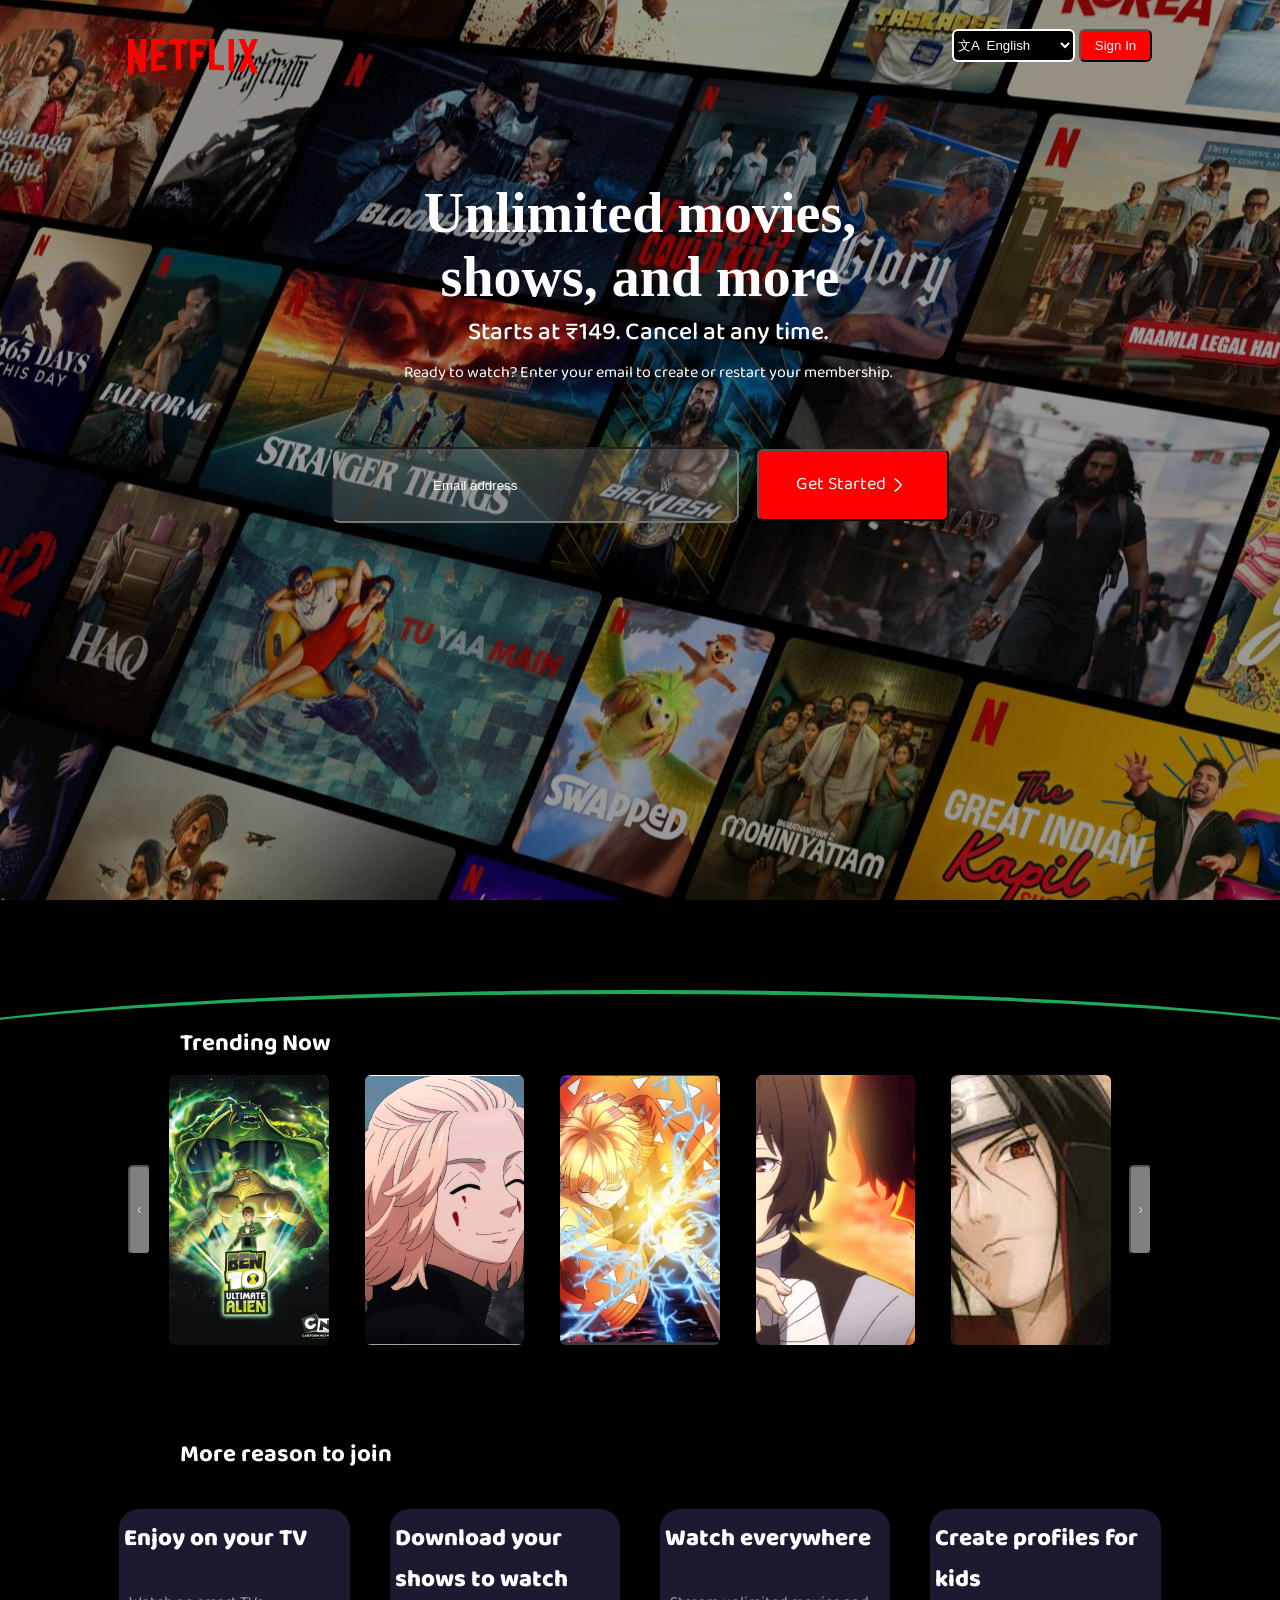
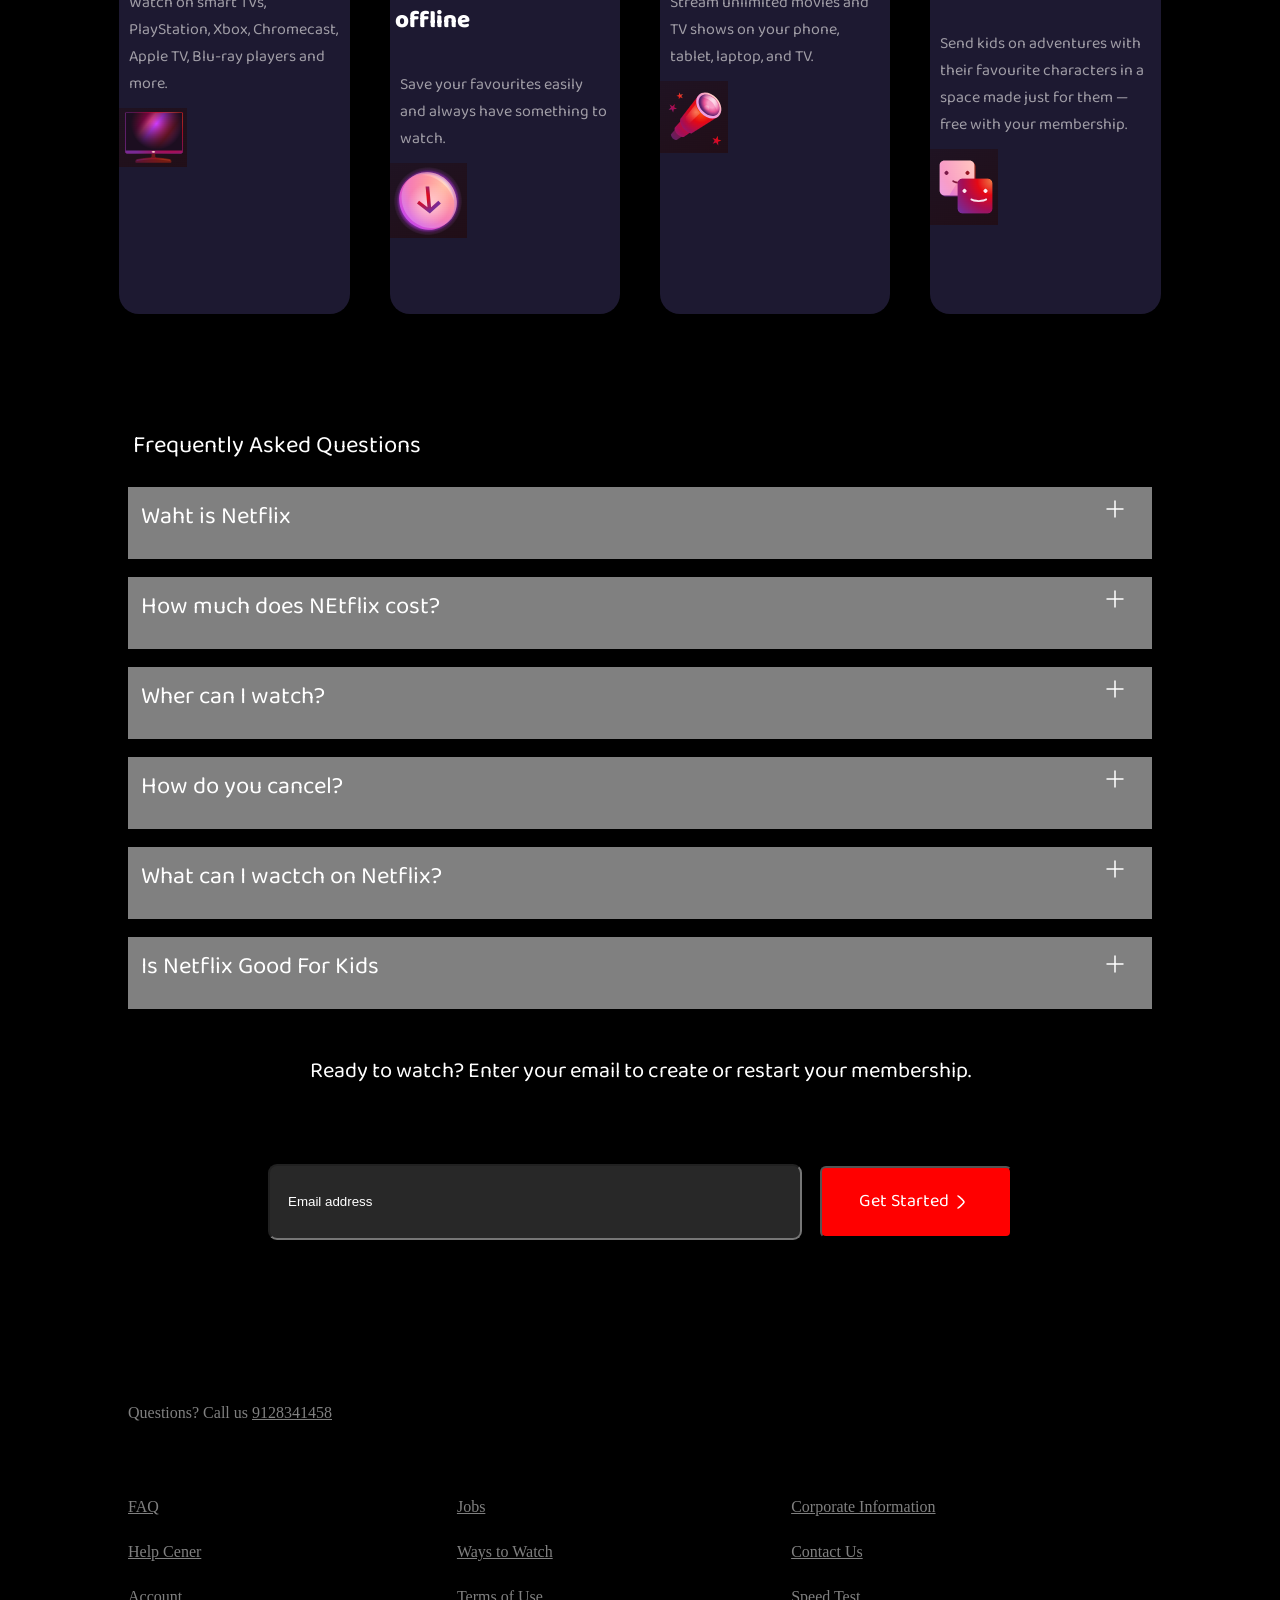
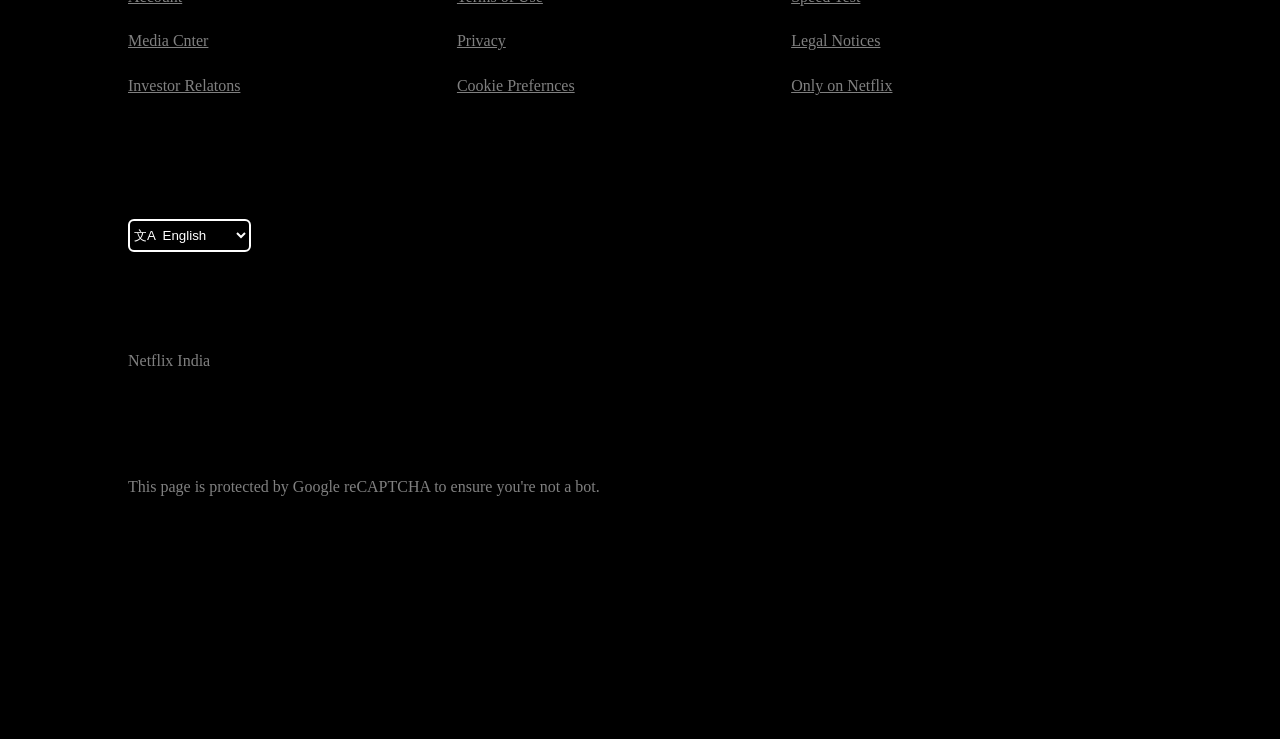
<file: index.html>
<!DOCTYPE html>
<html lang="en">

<head>
    <meta charset="UTF-8">
    <meta name="viewport" content="width=device-width, initial-scale=1.0">
    <title>Netflix India-Watch Shows on</title>
    <link rel="stylesheet" href="index.css">
    <link rel="preconnect" href="https://fonts.googleapis.com">
    <link rel="preconnect" href="https://fonts.gstatic.com" crossorigin>
    <link
        href="https://fonts.googleapis.com/css2?family=Baloo+Bhai+2:wght@400..800&family=Baloo+Bhaijaan+2:wght@400..800&family=Edu+AU+VIC+WA+NT+Guides:wght@400..700&family=Mynerve&family=Noto+Sans:ital,wght@0,100..900;1,100..900&display=swap"
        rel="stylesheet">
       
    <link rel="icon" href="N_images/favicon.ico">
    <meta name="author" content="Md Dilnawaz Hussain">
    <meta name="description" content="My First Website Clone on Journey of Web Dev.">
    <meta name="keywords" content="Html ,Css , Js , Netflix Clone">
</head>

<body>
<section>
    <div class="main1">

        <!-- bg hai  -->
        <div class="main-img"></div>

        <header>
            <nav>
                <div style="display: inline-block; margin-top: 3vh; position: relative; z-index: 900;">
                    <img class="svg1" src="N_images/logo2.svg">
                </div>



                <div class="select1">
                    <select>
                        <option value="en">文A &nbsp;English</option>
                        <option value="hi">文A &nbsp;HIndi</option>
                    </select>

                    <button class="sign-in "> Sign In </button>
                </div>
            </nav>
        </header>


        <div class="bannertext">
            <span>Unlimited movies,</span>
            <span>shows, and more</span>
            <span> Starts at ₹149. Cancel at any time.</span>
            <span> Ready to watch? Enter your email to create or restart your membership.</span>
        </div>

        <div class="btn">
            <input class="inp" type="email" placeholder="Email address" required>
            <button class="getstart">Get Started <span>
                    <svg xmlns="http://www.w3.org/2000/svg" viewBox="0 0 24 24" width="24" height="24"
                        color="currentColor" fill="none">
                        <defs></defs>
                        <path fill="currentColor"
                            d="M8.557,17.396 C8.719,17.274 9.2,16.91 9.478,16.694 C10.034,16.26 10.773,15.666 11.51,15.027 C12.251,14.384 12.972,13.708 13.502,13.108 C13.768,12.807 13.97,12.543 14.102,12.325 C14.226,12.119 14.251,11.998 14.251,11.998 C14.251,11.998 14.226,11.881 14.102,11.675 C13.97,11.457 13.768,11.193 13.502,10.892 C12.972,10.292 12.251,9.617 11.51,8.973 C10.773,8.334 10.034,7.741 9.478,7.306 C9.2,7.09 8.719,6.726 8.558,6.604 C8.224,6.359 8.152,5.889 8.398,5.555 C8.644,5.222 9.113,5.151 9.447,5.396 L9.449,5.398 C9.618,5.526 10.117,5.903 10.401,6.124 C10.97,6.568 11.731,7.178 12.494,7.841 C13.253,8.5 14.032,9.226 14.627,9.899 C14.923,10.235 15.19,10.575 15.386,10.901 C15.571,11.207 15.752,11.594 15.752,12 C15.752,12.407 15.571,12.793 15.386,13.099 C15.19,13.425 14.923,13.765 14.627,14.101 C14.032,14.774 13.253,15.5 12.494,16.159 C11.731,16.822 10.97,17.432 10.401,17.876 C10.117,18.097 9.618,18.474 9.449,18.602 L9.447,18.604 C9.114,18.849 8.644,18.778 8.398,18.445 C8.152,18.111 8.224,17.642 8.557,17.396 Z">
                        </path>
                    </svg></span></button>
        </div>
    </div>

</section>

    <div class="curve">

    </div> 

    <section class="Trending">
        <span class="t-i">Trending Now</span>

        <div class="trends">
            <span><button class="svgbtn1"><svg xmlns="http://www.w3.org/2000/svg" viewBox="0 0 24 24" width="19"
                        height="10" color="white" fill="none">
                        <defs></defs>
                        <path fill="currentColor"
                            d="M15.445,6.604 C15.283,6.726 14.802,7.09 14.524,7.306 C13.968,7.74 13.229,8.333 12.492,8.973 C11.751,9.616 11.03,10.292 10.499,10.892 C10.234,11.193 10.032,11.457 9.9,11.675 C9.776,11.88 9.751,12.002 9.751,12.002 C9.751,12.002 9.776,12.119 9.9,12.324 C10.032,12.543 10.234,12.807 10.499,13.108 C11.03,13.708 11.751,14.383 12.492,15.026 C13.229,15.666 13.968,16.259 14.524,16.693 C14.802,16.91 15.283,17.273 15.444,17.395 C15.778,17.641 15.85,18.111 15.604,18.445 C15.358,18.778 14.889,18.849 14.555,18.604 L14.553,18.602 C14.383,18.474 13.884,18.097 13.601,17.876 C13.032,17.432 12.271,16.822 11.508,16.159 C10.749,15.5 9.97,14.774 9.375,14.101 C9.079,13.765 8.812,13.425 8.616,13.099 C8.431,12.793 8.25,12.406 8.25,12 C8.25,11.593 8.431,11.206 8.616,10.901 C8.812,10.575 9.079,10.234 9.375,9.899 C9.97,9.226 10.749,8.5 11.508,7.841 C12.271,7.178 13.032,6.568 13.601,6.124 C13.885,5.902 14.384,5.526 14.553,5.398 L14.555,5.396 C14.888,5.151 15.358,5.222 15.604,5.555 C15.85,5.889 15.778,6.358 15.445,6.604 Z">
                        </path>
                    </svg></button></span>


            <div class="trend a"> <img src="N_images/ben.png" alt="1"> </div>


            <div class="trend b"> <img  src="N_images/mickey.png"  alt="2"></div>

            <div class="trend c"><img src="N_images/zenitsu.png" alt="3"></div>

            <div class="trend d"><img src="N_images/dazai.png" alt="4"></div>

            <div class="trend e"><img src="N_images/itachi.png" alt="5"></div>

            <span><button class="svgbtn1"><svg xmlns="http://www.w3.org/2000/svg" viewBox="0 0 24 24" width="19"
                        height="10" color="white" fill="red">
                        <defs></defs>
                        <path fill="currentColor"
                            d="M8.557,17.396 C8.719,17.274 9.2,16.91 9.478,16.694 C10.034,16.26 10.773,15.666 11.51,15.027 C12.251,14.384 12.972,13.708 13.502,13.108 C13.768,12.807 13.97,12.543 14.102,12.325 C14.226,12.119 14.251,11.998 14.251,11.998 C14.251,11.998 14.226,11.881 14.102,11.675 C13.97,11.457 13.768,11.193 13.502,10.892 C12.972,10.292 12.251,9.617 11.51,8.973 C10.773,8.334 10.034,7.741 9.478,7.306 C9.2,7.09 8.719,6.726 8.558,6.604 C8.224,6.359 8.152,5.889 8.398,5.555 C8.644,5.222 9.113,5.151 9.447,5.396 L9.449,5.398 C9.618,5.526 10.117,5.903 10.401,6.124 C10.97,6.568 11.731,7.178 12.494,7.841 C13.253,8.5 14.032,9.226 14.627,9.899 C14.923,10.235 15.19,10.575 15.386,10.901 C15.571,11.207 15.752,11.594 15.752,12 C15.752,12.407 15.571,12.793 15.386,13.099 C15.19,13.425 14.923,13.765 14.627,14.101 C14.032,14.774 13.253,15.5 12.494,16.159 C11.731,16.822 10.97,17.432 10.401,17.876 C10.117,18.097 9.618,18.474 9.449,18.602 L9.447,18.604 C9.114,18.849 8.644,18.778 8.398,18.445 C8.152,18.111 8.224,17.642 8.557,17.396 Z">
                        </path>
                    </svg></button></span>

        </div>
    </section>



    <section>
        <span class="t-i">More reason to join</span>
        <div class="infos">
            <div class="info">
                <h4 ">Enjoy on your TV</h3>
                    <p>Watch on smart TVs, PlayStation, Xbox, Chromecast, Apple TV, Blu-ray players and more.
                     
                    </p>
                    <img  class="tv" src="N_images/tv.png">
            </div>
            <div class=" info">
                    <h4>Download your shows to watch offline</h3>
                        <p>Save your favourites easily and always have something to watch.</p>
                        <img class="tv"   src="N_images/down.png">
            </div>
            <div class="info">
                <h4>Watch everywhere</h3>
                    <p>Stream unlimited movies and TV shows on your phone, tablet, laptop, and TV.</p>
                    <img class="tv" src="N_images/telescope.png">
            </div>
            <div class="info">
                <h4>Create profiles for kids</h3>

                    <p>Send kids on adventures with their favourite characters in a space made just for them — free with
                        your membership.</p>
                        <img class="tv"  src="N_images/smile.png">
            </div>
        </div>
    </section>


    <section class="faqbox">
        <span class="fqs">Frequently Asked Questions</span>


        <div class="faq s">
            <span>Waht is Netflix</span><svg xmlns="http://www.w3.org/2000/svg" viewBox="0 0 24 24" width="24"
                height="24" color="currentColor" fill="none">
                <defs></defs>
                <path fill="currentColor"
                    d="M12,3.25 C12.414,3.25 12.75,3.586 12.75,4 L12.75,11.25 L20,11.25 C20.414,11.25 20.75,11.586 20.75,12 C20.75,12.414 20.414,12.75 20,12.75 L12.75,12.75 L12.75,20 C12.75,20.414 12.414,20.75 12,20.75 C11.586,20.75 11.25,20.414 11.25,20 L11.25,12.75 L4,12.75 C3.586,12.75 3.25,12.414 3.25,12 C3.25,11.586 3.586,11.25 4,11.25 L11.25,11.25 L11.25,4 C11.25,3.586 11.586,3.25 12,3.25 Z">
                </path>
            </svg>
        </div>
        <div class="faq">
            <span>How much does NEtflix cost? </span><svg xmlns="http://www.w3.org/2000/svg" viewBox="0 0 24 24"
                width="24" height="24" color="currentColor" fill="none">
                <defs></defs>
                <path fill="currentColor"
                    d="M12,3.25 C12.414,3.25 12.75,3.586 12.75,4 L12.75,11.25 L20,11.25 C20.414,11.25 20.75,11.586 20.75,12 C20.75,12.414 20.414,12.75 20,12.75 L12.75,12.75 L12.75,20 C12.75,20.414 12.414,20.75 12,20.75 C11.586,20.75 11.25,20.414 11.25,20 L11.25,12.75 L4,12.75 C3.586,12.75 3.25,12.414 3.25,12 C3.25,11.586 3.586,11.25 4,11.25 L11.25,11.25 L11.25,4 C11.25,3.586 11.586,3.25 12,3.25 Z">
                </path>
            </svg>
        </div>
        <div class="faq">
            <span> Wher can I watch?</span>
            <svg xmlns="http://www.w3.org/2000/svg" viewBox="0 0 24 24" width="24" height="24" color="currentColor"
                fill="none">
                <defs></defs>
                <path fill="currentColor"
                    d="M12,3.25 C12.414,3.25 12.75,3.586 12.75,4 L12.75,11.25 L20,11.25 C20.414,11.25 20.75,11.586 20.75,12 C20.75,12.414 20.414,12.75 20,12.75 L12.75,12.75 L12.75,20 C12.75,20.414 12.414,20.75 12,20.75 C11.586,20.75 11.25,20.414 11.25,20 L11.25,12.75 L4,12.75 C3.586,12.75 3.25,12.414 3.25,12 C3.25,11.586 3.586,11.25 4,11.25 L11.25,11.25 L11.25,4 C11.25,3.586 11.586,3.25 12,3.25 Z">
                </path>
            </svg>
        </div>

        <div class="faq">
            <span>How do you cancel? </span><svg xmlns="http://www.w3.org/2000/svg" viewBox="0 0 24 24" width="24"
                height="24" color="currentColor" fill="none">
                <defs></defs>
                <path fill="currentColor"
                    d="M12,3.25 C12.414,3.25 12.75,3.586 12.75,4 L12.75,11.25 L20,11.25 C20.414,11.25 20.75,11.586 20.75,12 C20.75,12.414 20.414,12.75 20,12.75 L12.75,12.75 L12.75,20 C12.75,20.414 12.414,20.75 12,20.75 C11.586,20.75 11.25,20.414 11.25,20 L11.25,12.75 L4,12.75 C3.586,12.75 3.25,12.414 3.25,12 C3.25,11.586 3.586,11.25 4,11.25 L11.25,11.25 L11.25,4 C11.25,3.586 11.586,3.25 12,3.25 Z">
                </path>
            </svg>
        </div>
        <div class="faq">
            <span> What can I wactch on Netflix?</span><svg xmlns="http://www.w3.org/2000/svg" viewBox="0 0 24 24"
                width="24" height="24" color="currentColor" fill="none">
                <defs></defs>
                <path fill="currentColor"
                    d="M12,3.25 C12.414,3.25 12.75,3.586 12.75,4 L12.75,11.25 L20,11.25 C20.414,11.25 20.75,11.586 20.75,12 C20.75,12.414 20.414,12.75 20,12.75 L12.75,12.75 L12.75,20 C12.75,20.414 12.414,20.75 12,20.75 C11.586,20.75 11.25,20.414 11.25,20 L11.25,12.75 L4,12.75 C3.586,12.75 3.25,12.414 3.25,12 C3.25,11.586 3.586,11.25 4,11.25 L11.25,11.25 L11.25,4 C11.25,3.586 11.586,3.25 12,3.25 Z">
                </path>
            </svg>
        </div>
        <div class="faq">
            <span> Is Netflix Good For Kids</span><svg xmlns="http://www.w3.org/2000/svg" viewBox="0 0 24 24" width="24"
                height="34" color="currentColor" fill="none">
                <defs></defs>
                <path fill="currentColor"
                    d="M12,3.25 C12.414,3.25 12.75,3.586 12.75,4 L12.75,11.25 L20,11.25 C20.414,11.25 20.75,11.586 20.75,12 C20.75,12.414 20.414,12.75 20,12.75 L12.75,12.75 L12.75,20 C12.75,20.414 12.414,20.75 12,20.75 C11.586,20.75 11.25,20.414 11.25,20 L11.25,12.75 L4,12.75 C3.586,12.75 3.25,12.414 3.25,12 C3.25,11.586 3.586,11.25 4,11.25 L11.25,11.25 L11.25,4 C11.25,3.586 11.586,3.25 12,3.25 Z">
                </path>
            </svg>

        </div>
    </section>





    <section class="btnsection">
        <span style="color:white; margin: 0%"> Ready to watch? Enter your email to create or restart your
            membership.</span>
        <div class="btn2">

            <input class="inp2" type="email" placeholder="Email address" required>
            <button class="getstart">Get Started <span>
                    <svg xmlns="http://www.w3.org/2000/svg" viewBox="0 0 24 24" width="24" height="24"
                        color="currentColor" fill="none">
                        <defs></defs>
                        <path fill="currentColor"
                            d="M8.557,17.396 C8.719,17.274 9.2,16.91 9.478,16.694 C10.034,16.26 10.773,15.666 11.51,15.027 C12.251,14.384 12.972,13.708 13.502,13.108 C13.768,12.807 13.97,12.543 14.102,12.325 C14.226,12.119 14.251,11.998 14.251,11.998 C14.251,11.998 14.226,11.881 14.102,11.675 C13.97,11.457 13.768,11.193 13.502,10.892 C12.972,10.292 12.251,9.617 11.51,8.973 C10.773,8.334 10.034,7.741 9.478,7.306 C9.2,7.09 8.719,6.726 8.558,6.604 C8.224,6.359 8.152,5.889 8.398,5.555 C8.644,5.222 9.113,5.151 9.447,5.396 L9.449,5.398 C9.618,5.526 10.117,5.903 10.401,6.124 C10.97,6.568 11.731,7.178 12.494,7.841 C13.253,8.5 14.032,9.226 14.627,9.899 C14.923,10.235 15.19,10.575 15.386,10.901 C15.571,11.207 15.752,11.594 15.752,12 C15.752,12.407 15.571,12.793 15.386,13.099 C15.19,13.425 14.923,13.765 14.627,14.101 C14.032,14.774 13.253,15.5 12.494,16.159 C11.731,16.822 10.97,17.432 10.401,17.876 C10.117,18.097 9.618,18.474 9.449,18.602 L9.447,18.604 C9.114,18.849 8.644,18.778 8.398,18.445 C8.152,18.111 8.224,17.642 8.557,17.396 Z">
                        </path>
                    </svg></span></button>
        </div>

    </section>








    <!--  FOOTER CONTENT -->
    <section>
        <footer>
            <div class="call">Questions? Call us
                <a href="tel:"9128341458">9128341458</a>
            </div>
            <section>
                <div class="copyrightitem">

                    <div class="s1">
                        <a href="#">FAQ</a><br>
                        <a href="#">Help Cener</a><br>
                        <a href="#">Account</a><br>
                        <a href="#">Media Cnter</a><br>
                        <a href="#">Investor Relatons</a><br>
                    </div>

                    <div class="s2">
                        <a href="#">Jobs</a><br>
                        <a href="#">Ways to Watch</a><br>
                        <a href="#">Terms of Use</a><br>
                        <a href="#">Privacy</a><br>
                        <a href="#">Cookie Prefernces</a><br>
                    </div>

                    <div class="s3">
                        <a href="#">Corporate Information</a><br>
                        <a href="#">Contact Us</a><br>
                        <a href="#">Speed Test</a><br>
                        <a href="#">Legal Notices</a><br>
                        <a href="#">Only on Netflix</a> <br>
                    </div>
            </Section>
            </div>

            <div class="last">
                <div class="select2"><select>
                        <option value="en">文A &nbsp;English</option>
                        <option value="hi">文A &nbsp;HIndi</option>
                    </select>
                </div>
                <div class="lss"> Netflix India</div>
                <div class="lss">This page is protected by Google reCAPTCHA to ensure you're not a bot.</div>
                <button class="bbbtn">Get Started</button>
            </div>
        </footer>
    </section>
    <!--  FOOTER CONTENT -->

</body>

</html>
</file>
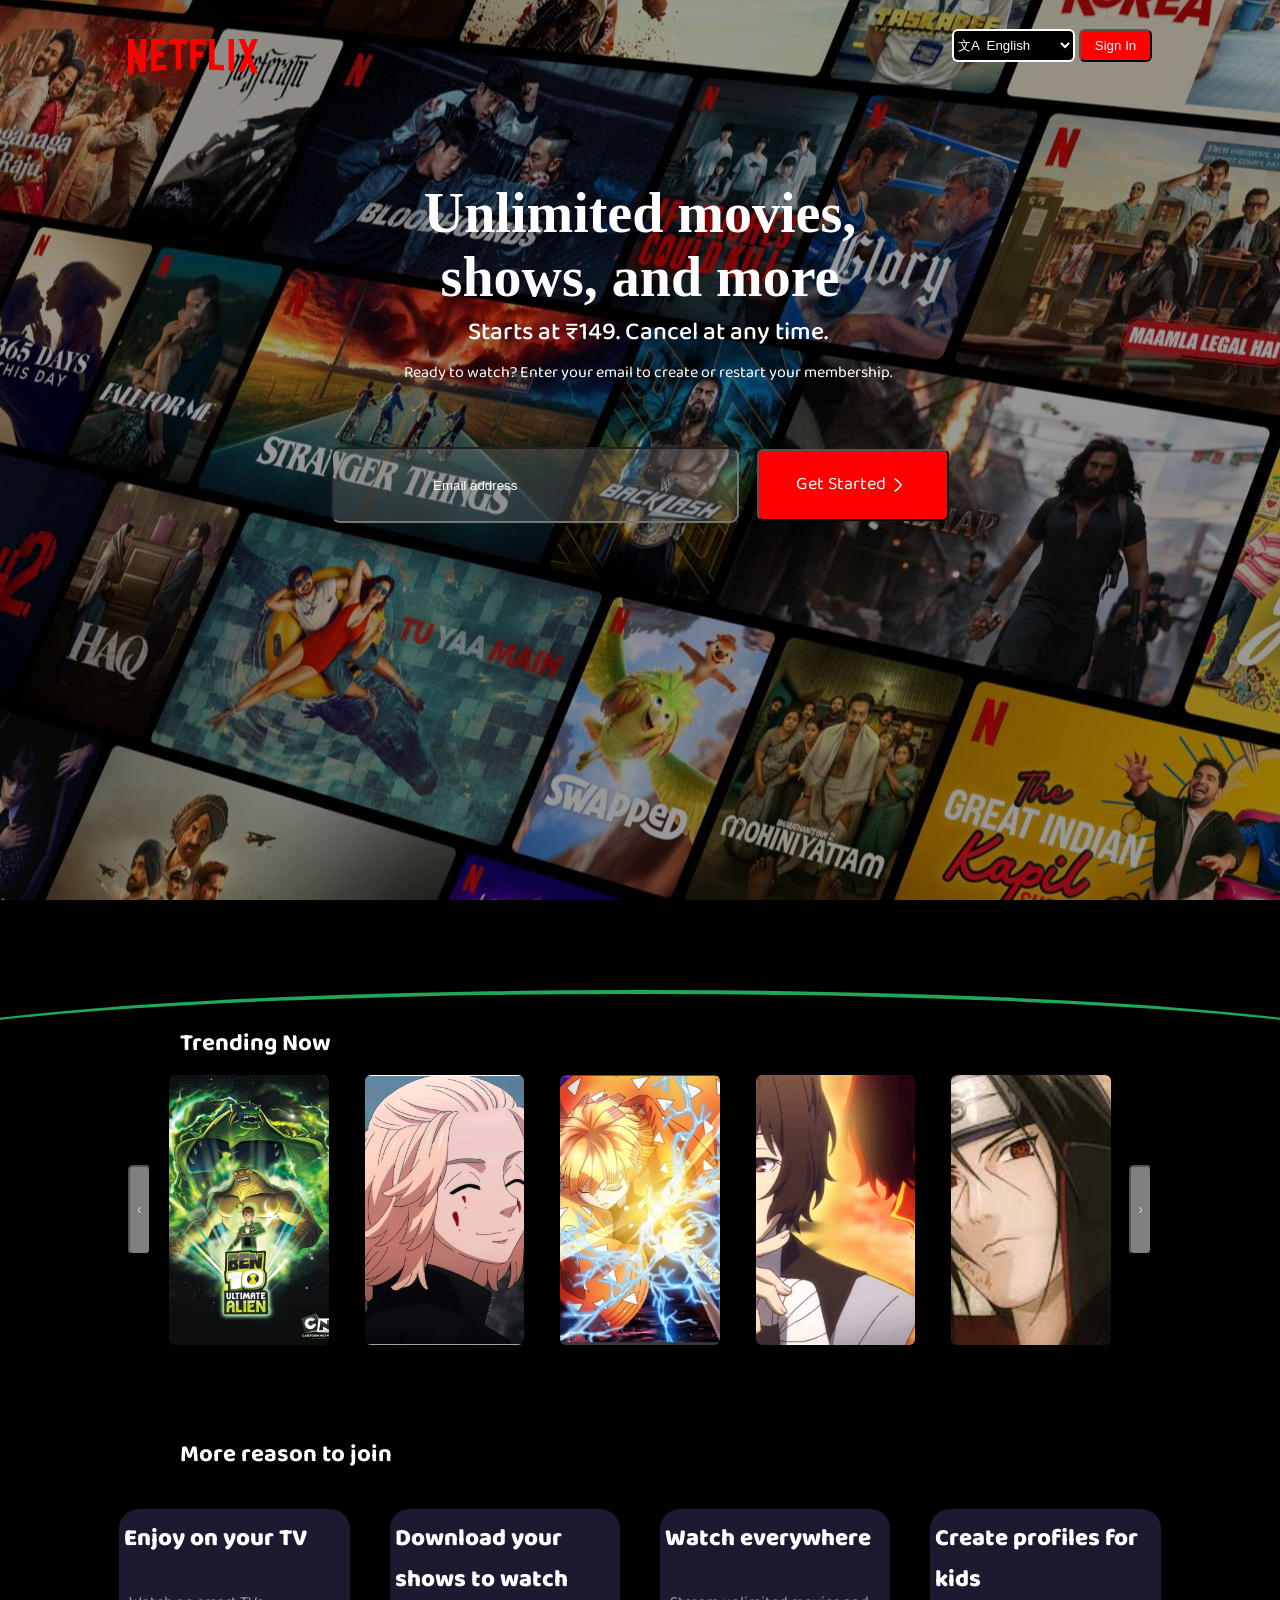
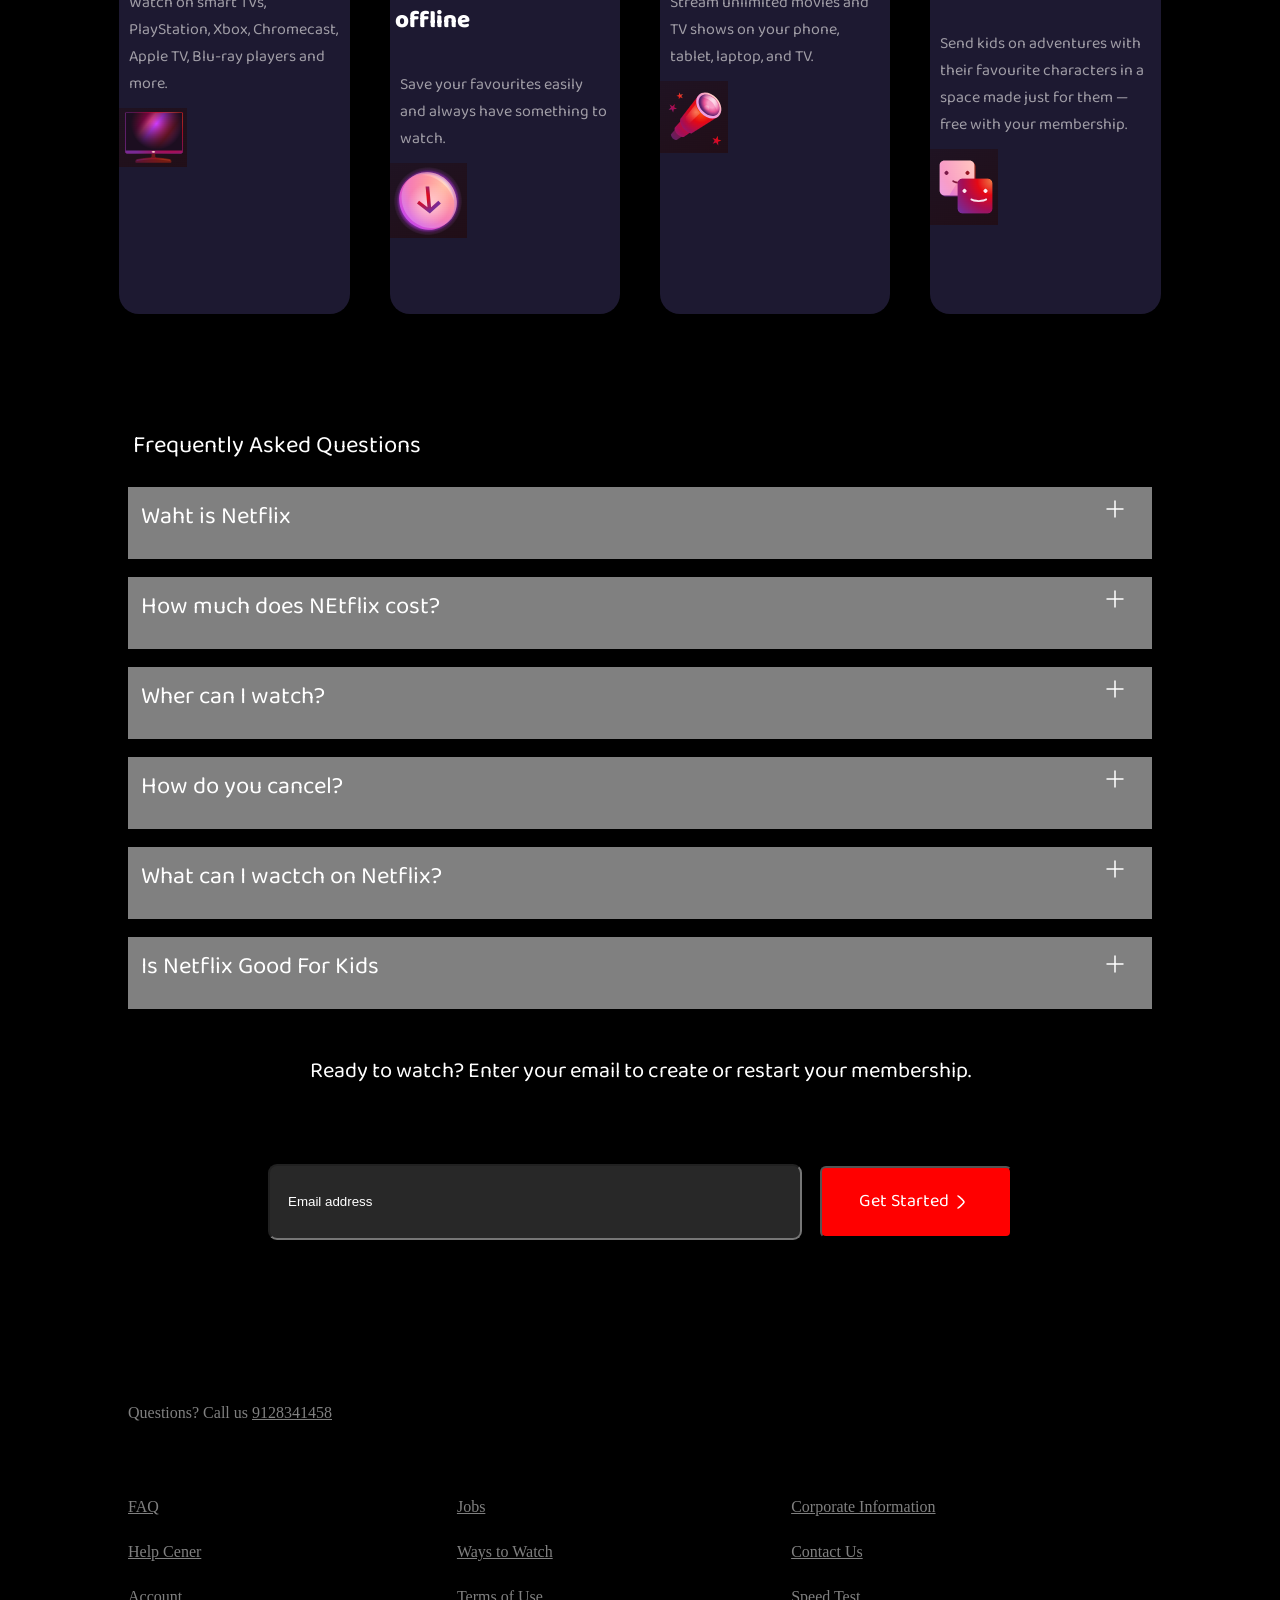
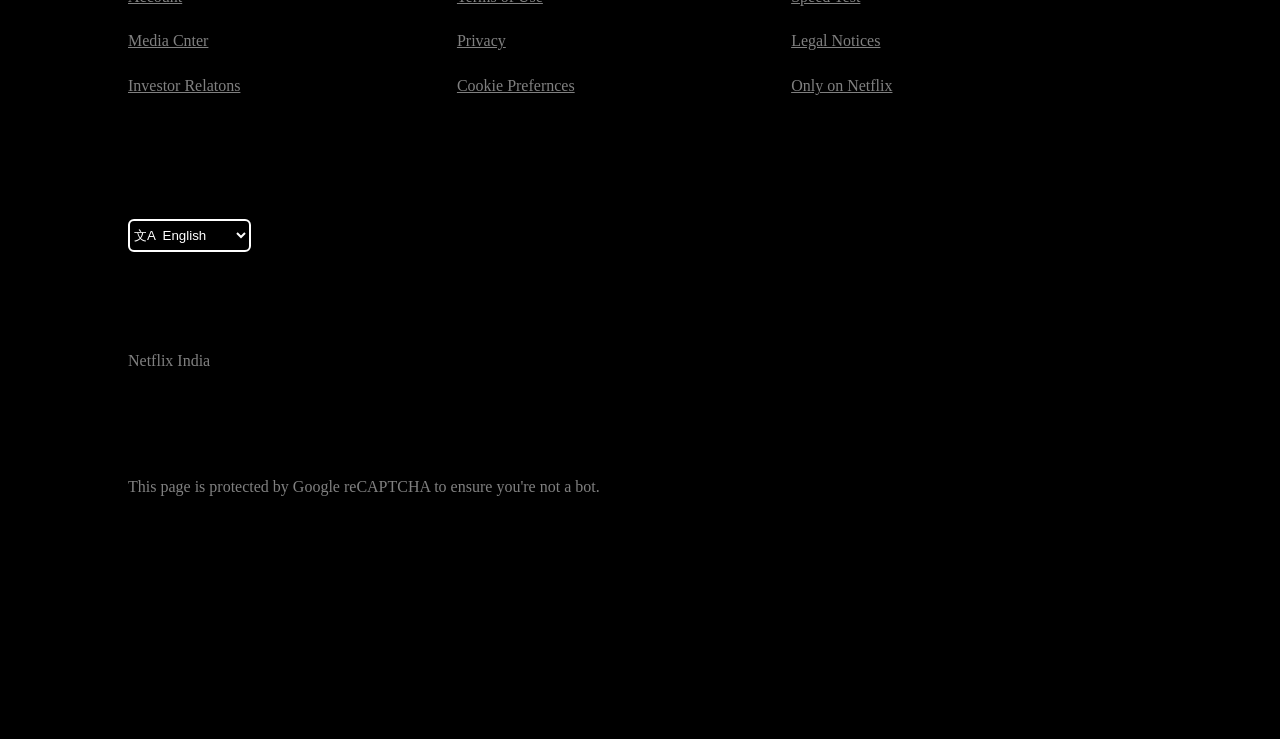
<file: netflix.html>
<!DOCTYPE html>
<html lang="en">

<head>
    <meta charset="UTF-8">
    <meta name="viewport" content="width=device-width, initial-scale=1.0">
    <title>Netflix India-Watch Shows on</title>
    <link rel="stylesheet" href="netflix.css">
    <link rel="preconnect" href="https://fonts.googleapis.com">
    <link rel="preconnect" href="https://fonts.gstatic.com" crossorigin>
    <link
        href="https://fonts.googleapis.com/css2?family=Baloo+Bhai+2:wght@400..800&family=Baloo+Bhaijaan+2:wght@400..800&family=Edu+AU+VIC+WA+NT+Guides:wght@400..700&family=Mynerve&family=Noto+Sans:ital,wght@0,100..900;1,100..900&display=swap"
        rel="stylesheet">
       
    <link rel="icon" href="N_images/favicon.ico">
    <meta name="author" content="Md Dilnawaz Hussain">
    <meta name="description" content="My First Website Clone on Journey of Web Dev.">
    <meta name="keywords" content="Html ,Css , Js , Netflix Clone">
</head>

<body>
<section>
    <div class="main1">

        <!-- bg hai  -->
        <div class="main-img"></div>

        <header>
            <nav>
                <div style="display: inline-block; margin-top: 3vh; position: relative; z-index: 900;">
                    <img class="svg1" src="N_images/logo2.svg">
                </div>



                <div class="select1">
                    <select>
                        <option value="en">文A &nbsp;English</option>
                        <option value="hi">文A &nbsp;HIndi</option>
                    </select>

                    <button class="sign-in "> Sign In </button>
                </div>
            </nav>
        </header>


        <div class="bannertext">
            <span>Unlimited movies,</span>
            <span>shows, and more</span>
            <span> Starts at ₹149. Cancel at any time.</span>
            <span> Ready to watch? Enter your email to create or restart your membership.</span>
        </div>

        <div class="btn">
            <input class="inp" type="email" placeholder="Email address" required>
            <button class="getstart">Get Started <span>
                    <svg xmlns="http://www.w3.org/2000/svg" viewBox="0 0 24 24" width="24" height="24"
                        color="currentColor" fill="none">
                        <defs></defs>
                        <path fill="currentColor"
                            d="M8.557,17.396 C8.719,17.274 9.2,16.91 9.478,16.694 C10.034,16.26 10.773,15.666 11.51,15.027 C12.251,14.384 12.972,13.708 13.502,13.108 C13.768,12.807 13.97,12.543 14.102,12.325 C14.226,12.119 14.251,11.998 14.251,11.998 C14.251,11.998 14.226,11.881 14.102,11.675 C13.97,11.457 13.768,11.193 13.502,10.892 C12.972,10.292 12.251,9.617 11.51,8.973 C10.773,8.334 10.034,7.741 9.478,7.306 C9.2,7.09 8.719,6.726 8.558,6.604 C8.224,6.359 8.152,5.889 8.398,5.555 C8.644,5.222 9.113,5.151 9.447,5.396 L9.449,5.398 C9.618,5.526 10.117,5.903 10.401,6.124 C10.97,6.568 11.731,7.178 12.494,7.841 C13.253,8.5 14.032,9.226 14.627,9.899 C14.923,10.235 15.19,10.575 15.386,10.901 C15.571,11.207 15.752,11.594 15.752,12 C15.752,12.407 15.571,12.793 15.386,13.099 C15.19,13.425 14.923,13.765 14.627,14.101 C14.032,14.774 13.253,15.5 12.494,16.159 C11.731,16.822 10.97,17.432 10.401,17.876 C10.117,18.097 9.618,18.474 9.449,18.602 L9.447,18.604 C9.114,18.849 8.644,18.778 8.398,18.445 C8.152,18.111 8.224,17.642 8.557,17.396 Z">
                        </path>
                    </svg></span></button>
        </div>
    </div>

</section>

    <div class="curve">

    </div> 

    <section class="Trending">
        <span class="t-i">Trending Now</span>

        <div class="trends">
            <span><button class="svgbtn1"><svg xmlns="http://www.w3.org/2000/svg" viewBox="0 0 24 24" width="19"
                        height="10" color="white" fill="none">
                        <defs></defs>
                        <path fill="currentColor"
                            d="M15.445,6.604 C15.283,6.726 14.802,7.09 14.524,7.306 C13.968,7.74 13.229,8.333 12.492,8.973 C11.751,9.616 11.03,10.292 10.499,10.892 C10.234,11.193 10.032,11.457 9.9,11.675 C9.776,11.88 9.751,12.002 9.751,12.002 C9.751,12.002 9.776,12.119 9.9,12.324 C10.032,12.543 10.234,12.807 10.499,13.108 C11.03,13.708 11.751,14.383 12.492,15.026 C13.229,15.666 13.968,16.259 14.524,16.693 C14.802,16.91 15.283,17.273 15.444,17.395 C15.778,17.641 15.85,18.111 15.604,18.445 C15.358,18.778 14.889,18.849 14.555,18.604 L14.553,18.602 C14.383,18.474 13.884,18.097 13.601,17.876 C13.032,17.432 12.271,16.822 11.508,16.159 C10.749,15.5 9.97,14.774 9.375,14.101 C9.079,13.765 8.812,13.425 8.616,13.099 C8.431,12.793 8.25,12.406 8.25,12 C8.25,11.593 8.431,11.206 8.616,10.901 C8.812,10.575 9.079,10.234 9.375,9.899 C9.97,9.226 10.749,8.5 11.508,7.841 C12.271,7.178 13.032,6.568 13.601,6.124 C13.885,5.902 14.384,5.526 14.553,5.398 L14.555,5.396 C14.888,5.151 15.358,5.222 15.604,5.555 C15.85,5.889 15.778,6.358 15.445,6.604 Z">
                        </path>
                    </svg></button></span>


            <div class="trend"> <img src="N_images/ben.png" alt="1"> </div>


            <div class="trend"> <img src="N_images/mickey.png" alt="2"></div>

            <div class="trend c"><img src="N_images/zenitsu.png" alt="3"></div>

            <div class="trend d"><img src="N_images/dazai.png" alt="4"></div>

            <div class="trend e"><img src="N_images/itachi.png" alt="5"></div>

            <span><button class="svgbtn1"><svg xmlns="http://www.w3.org/2000/svg" viewBox="0 0 24 24" width="19"
                        height="10" color="white" fill="red">
                        <defs></defs>
                        <path fill="currentColor"
                            d="M8.557,17.396 C8.719,17.274 9.2,16.91 9.478,16.694 C10.034,16.26 10.773,15.666 11.51,15.027 C12.251,14.384 12.972,13.708 13.502,13.108 C13.768,12.807 13.97,12.543 14.102,12.325 C14.226,12.119 14.251,11.998 14.251,11.998 C14.251,11.998 14.226,11.881 14.102,11.675 C13.97,11.457 13.768,11.193 13.502,10.892 C12.972,10.292 12.251,9.617 11.51,8.973 C10.773,8.334 10.034,7.741 9.478,7.306 C9.2,7.09 8.719,6.726 8.558,6.604 C8.224,6.359 8.152,5.889 8.398,5.555 C8.644,5.222 9.113,5.151 9.447,5.396 L9.449,5.398 C9.618,5.526 10.117,5.903 10.401,6.124 C10.97,6.568 11.731,7.178 12.494,7.841 C13.253,8.5 14.032,9.226 14.627,9.899 C14.923,10.235 15.19,10.575 15.386,10.901 C15.571,11.207 15.752,11.594 15.752,12 C15.752,12.407 15.571,12.793 15.386,13.099 C15.19,13.425 14.923,13.765 14.627,14.101 C14.032,14.774 13.253,15.5 12.494,16.159 C11.731,16.822 10.97,17.432 10.401,17.876 C10.117,18.097 9.618,18.474 9.449,18.602 L9.447,18.604 C9.114,18.849 8.644,18.778 8.398,18.445 C8.152,18.111 8.224,17.642 8.557,17.396 Z">
                        </path>
                    </svg></button></span>

        </div>
    </section>



    <section>
        <span class="t-i">More reason to join</span>
        <div class="infos">
            <div class="info">
                <h4 ">Enjoy on your TV</h3>
                    <p>Watch on smart TVs, PlayStation, Xbox, Chromecast, Apple TV, Blu-ray players and more.
                     
                    </p>
                    <img  class="tv" src="N_images/tv.png">
            </div>
            <div class=" info">
                    <h4>Download your shows to watch offline</h3>
                        <p>Save your favourites easily and always have something to watch.</p>
                        <img class="tv"   src="N_images/down.png">
            </div>
            <div class="info">
                <h4>Watch everywhere</h3>
                    <p>Stream unlimited movies and TV shows on your phone, tablet, laptop, and TV.</p>
                    <img class="tv" src="N_images/telescope.png">
            </div>
            <div class="info">
                <h4>Create profiles for kids</h3>

                    <p>Send kids on adventures with their favourite characters in a space made just for them — free with
                        your membership.</p>
                        <img class="tv"  src="N_images/smile.png">
            </div>
        </div>
    </section>


    <section class="faqbox">
        <span class="fqs">Frequently Asked Questions</span>


        <div class="faq s">
            <span>Waht is Netflix</span><svg xmlns="http://www.w3.org/2000/svg" viewBox="0 0 24 24" width="24"
                height="24" color="currentColor" fill="none">
                <defs></defs>
                <path fill="currentColor"
                    d="M12,3.25 C12.414,3.25 12.75,3.586 12.75,4 L12.75,11.25 L20,11.25 C20.414,11.25 20.75,11.586 20.75,12 C20.75,12.414 20.414,12.75 20,12.75 L12.75,12.75 L12.75,20 C12.75,20.414 12.414,20.75 12,20.75 C11.586,20.75 11.25,20.414 11.25,20 L11.25,12.75 L4,12.75 C3.586,12.75 3.25,12.414 3.25,12 C3.25,11.586 3.586,11.25 4,11.25 L11.25,11.25 L11.25,4 C11.25,3.586 11.586,3.25 12,3.25 Z">
                </path>
            </svg>
        </div>
        <div class="faq">
            <span>How much does NEtflix cost? </span><svg xmlns="http://www.w3.org/2000/svg" viewBox="0 0 24 24"
                width="24" height="24" color="currentColor" fill="none">
                <defs></defs>
                <path fill="currentColor"
                    d="M12,3.25 C12.414,3.25 12.75,3.586 12.75,4 L12.75,11.25 L20,11.25 C20.414,11.25 20.75,11.586 20.75,12 C20.75,12.414 20.414,12.75 20,12.75 L12.75,12.75 L12.75,20 C12.75,20.414 12.414,20.75 12,20.75 C11.586,20.75 11.25,20.414 11.25,20 L11.25,12.75 L4,12.75 C3.586,12.75 3.25,12.414 3.25,12 C3.25,11.586 3.586,11.25 4,11.25 L11.25,11.25 L11.25,4 C11.25,3.586 11.586,3.25 12,3.25 Z">
                </path>
            </svg>
        </div>
        <div class="faq">
            <span> Wher can I watch?</span>
            <svg xmlns="http://www.w3.org/2000/svg" viewBox="0 0 24 24" width="24" height="24" color="currentColor"
                fill="none">
                <defs></defs>
                <path fill="currentColor"
                    d="M12,3.25 C12.414,3.25 12.75,3.586 12.75,4 L12.75,11.25 L20,11.25 C20.414,11.25 20.75,11.586 20.75,12 C20.75,12.414 20.414,12.75 20,12.75 L12.75,12.75 L12.75,20 C12.75,20.414 12.414,20.75 12,20.75 C11.586,20.75 11.25,20.414 11.25,20 L11.25,12.75 L4,12.75 C3.586,12.75 3.25,12.414 3.25,12 C3.25,11.586 3.586,11.25 4,11.25 L11.25,11.25 L11.25,4 C11.25,3.586 11.586,3.25 12,3.25 Z">
                </path>
            </svg>
        </div>

        <div class="faq">
            <span>How do you cancel? </span><svg xmlns="http://www.w3.org/2000/svg" viewBox="0 0 24 24" width="24"
                height="24" color="currentColor" fill="none">
                <defs></defs>
                <path fill="currentColor"
                    d="M12,3.25 C12.414,3.25 12.75,3.586 12.75,4 L12.75,11.25 L20,11.25 C20.414,11.25 20.75,11.586 20.75,12 C20.75,12.414 20.414,12.75 20,12.75 L12.75,12.75 L12.75,20 C12.75,20.414 12.414,20.75 12,20.75 C11.586,20.75 11.25,20.414 11.25,20 L11.25,12.75 L4,12.75 C3.586,12.75 3.25,12.414 3.25,12 C3.25,11.586 3.586,11.25 4,11.25 L11.25,11.25 L11.25,4 C11.25,3.586 11.586,3.25 12,3.25 Z">
                </path>
            </svg>
        </div>
        <div class="faq">
            <span> What can I wactch on Netflix?</span><svg xmlns="http://www.w3.org/2000/svg" viewBox="0 0 24 24"
                width="24" height="24" color="currentColor" fill="none">
                <defs></defs>
                <path fill="currentColor"
                    d="M12,3.25 C12.414,3.25 12.75,3.586 12.75,4 L12.75,11.25 L20,11.25 C20.414,11.25 20.75,11.586 20.75,12 C20.75,12.414 20.414,12.75 20,12.75 L12.75,12.75 L12.75,20 C12.75,20.414 12.414,20.75 12,20.75 C11.586,20.75 11.25,20.414 11.25,20 L11.25,12.75 L4,12.75 C3.586,12.75 3.25,12.414 3.25,12 C3.25,11.586 3.586,11.25 4,11.25 L11.25,11.25 L11.25,4 C11.25,3.586 11.586,3.25 12,3.25 Z">
                </path>
            </svg>
        </div>
        <div class="faq">
            <span> Is Netflix Good For Kids</span><svg xmlns="http://www.w3.org/2000/svg" viewBox="0 0 24 24" width="24"
                height="34" color="currentColor" fill="none">
                <defs></defs>
                <path fill="currentColor"
                    d="M12,3.25 C12.414,3.25 12.75,3.586 12.75,4 L12.75,11.25 L20,11.25 C20.414,11.25 20.75,11.586 20.75,12 C20.75,12.414 20.414,12.75 20,12.75 L12.75,12.75 L12.75,20 C12.75,20.414 12.414,20.75 12,20.75 C11.586,20.75 11.25,20.414 11.25,20 L11.25,12.75 L4,12.75 C3.586,12.75 3.25,12.414 3.25,12 C3.25,11.586 3.586,11.25 4,11.25 L11.25,11.25 L11.25,4 C11.25,3.586 11.586,3.25 12,3.25 Z">
                </path>
            </svg>

        </div>
    </section>





    <section class="btnsection">
        <span style="color:white; margin: 0%"> Ready to watch? Enter your email to create or restart your
            membership.</span>
        <div class="btn2">

            <input class="inp2" type="email" placeholder="Email address" required>
            <button class="getstart">Get Started <span>
                    <svg xmlns="http://www.w3.org/2000/svg" viewBox="0 0 24 24" width="24" height="24"
                        color="currentColor" fill="none">
                        <defs></defs>
                        <path fill="currentColor"
                            d="M8.557,17.396 C8.719,17.274 9.2,16.91 9.478,16.694 C10.034,16.26 10.773,15.666 11.51,15.027 C12.251,14.384 12.972,13.708 13.502,13.108 C13.768,12.807 13.97,12.543 14.102,12.325 C14.226,12.119 14.251,11.998 14.251,11.998 C14.251,11.998 14.226,11.881 14.102,11.675 C13.97,11.457 13.768,11.193 13.502,10.892 C12.972,10.292 12.251,9.617 11.51,8.973 C10.773,8.334 10.034,7.741 9.478,7.306 C9.2,7.09 8.719,6.726 8.558,6.604 C8.224,6.359 8.152,5.889 8.398,5.555 C8.644,5.222 9.113,5.151 9.447,5.396 L9.449,5.398 C9.618,5.526 10.117,5.903 10.401,6.124 C10.97,6.568 11.731,7.178 12.494,7.841 C13.253,8.5 14.032,9.226 14.627,9.899 C14.923,10.235 15.19,10.575 15.386,10.901 C15.571,11.207 15.752,11.594 15.752,12 C15.752,12.407 15.571,12.793 15.386,13.099 C15.19,13.425 14.923,13.765 14.627,14.101 C14.032,14.774 13.253,15.5 12.494,16.159 C11.731,16.822 10.97,17.432 10.401,17.876 C10.117,18.097 9.618,18.474 9.449,18.602 L9.447,18.604 C9.114,18.849 8.644,18.778 8.398,18.445 C8.152,18.111 8.224,17.642 8.557,17.396 Z">
                        </path>
                    </svg></span></button>
        </div>

    </section>








    <!--  FOOTER CONTENT -->
    <section>
        <footer>
            <div class="call">Questions? Call us
                <a href="tel:"9128341458">9128341458</a>
            </div>
            <section>
                <div class="copyrightitem">

                    <div class="s1">
                        <a href="#">FAQ</a><br>
                        <a href="#">Help Cener</a><br>
                        <a href="#">Account</a><br>
                        <a href="#">Media Cnter</a><br>
                        <a href="#">Investor Relatons</a><br>
                    </div>

                    <div class="s2">
                        <a href="#">Jobs</a><br>
                        <a href="#">Ways to Watch</a><br>
                        <a href="#">Terms of Use</a><br>
                        <a href="#">Privacy</a><br>
                        <a href="#">Cookie Prefernces</a><br>
                    </div>

                    <div class="s3">
                        <a href="#">Corporate Information</a><br>
                        <a href="#">Contact Us</a><br>
                        <a href="#">Speed Test</a><br>
                        <a href="#">Legal Notices</a><br>
                        <a href="#">Only on Netflix</a> <br>
                    </div>
            </Section>
            </div>

            <div class="last">
                <div class="select2"><select>
                        <option value="en">文A &nbsp;English</option>
                        <option value="hi">文A &nbsp;HIndi</option>
                    </select>
                </div>
                <div class="lss"> Netflix India</div>
                <div class="lss">This page is protected by Google reCAPTCHA to ensure you're not a bot.</div>
                <button class="bbbtn">Get Started</button>
            </div>
        </footer>
    </section>
    <!--  FOOTER CONTENT -->

</body>

</html>
</file>
<file: index.css>
* {
    padding: 0;
    margin: 0;
}

body {
    background-color: black;
    overflow-x: hidden;
}

.main1 {
    height: 100vh;
    width: 100vw;
    /* background-color: rgb(255, 143, 143); */
    /* margin-bottom: 5vh; */

}

.main-img {


    background-image: url("N_images/bg.jpg");
    /* background-color: red; */
    height: 100%;
    width: 100%;
    opacity: 80%;
    position: absolute;
    z-index: 45;
    top: 0;
    background-repeat: repeat;
    background-size: max(2000px, 100vw);
    background-position: center;
}

/*  */

nav {
    height: 10vh;
    max-width: 80vw;
    /* height: 8vh; */
    padding: 0 0 10px 0;
    display: flex;
    justify-content: space-between;
    align-items: center;
    z-index: 500;
    margin: auto;
    /* background-color: red; */

}


/*  */

.sign-in {
    background-color: rgb(255, 0, 0);
    color: white;
    height: 33px;
    width: 73px;
    border-radius: 6px;
    z-index: 908;
    position: relative;
    cursor: pointer;
}

.sign-in:hover {
    background-color: rgb(202, 146, 255);
}

.svg1 {
    height: 35px;

}

select {
    z-index: 999;
    position: relative;
    background-color: rgb(0, 0, 0);
    color: white;
    height: 33px;
    width: 123px;
    border-radius: 6px;
    border: 2px solid white;

}

.bannertext {
    min-height: 30vh;
    width: 100vw;
    /* background-color: rgb(195, 226, 226); */
    color: white;
    position: relative;
    z-index: 45;
    display: flex;
    flex-direction: column;
    justify-content: center;
    align-content: center;
    /* margin: auto; */
    margin: 50px 0 3vh 0;
    line-height: -20px;

}

.bannertext span {
    text-align: center;
}

.bannertext span:nth-child(1),
.bannertext span:nth-child(2) {

    /* background-color: red; */
    font-family: Baloo Bhaijaan 2, "sans-serif";
    font-weight: bolder;
    font-size: 3.5rem;
    /* background-color: yellow; */

}

.bannertext span:nth-child(3) {
    font-weight: 500;
    font-family: "Baloo Bhaijaan 2", sans-serif;
    font-size: 25px;
    line-height: 50px;
    padding-left: 15px;
}

.bannertext span:last-child {
    font-size: 1rem;
    font-weight: 400;
    font-family: "Baloo Bhaijaan 2", sans-serif;
    line-height: 30px;
    padding-left: 15px;
}


.btn {
    display: flex;
    align-items: center;
    justify-content: center;
    row-gap: 8px;
    /* margin: auto; */
    /* background-color: greenyellow; */

}

.inp {
    border-radius: 6px;
    position: relative;
    height: 8vh;
    cursor: pointer;
    width: 30vw;
    z-index: 45;
    padding-right: 20px;
    border-radius: 9px;
}

.btn .inp {
    background-color: rgba(128, 128, 128, 0.315);

    color: white;
}

.inp::placeholder {
    color: white;
    padding-left: 100px;
}

.getstart {
    font-family: "Baloo Bhaijaan 2", sans-serif;
    font-size: 18px;
    font-weight: 400;
    height: 8vh;
    width: 15vw;
    background-color: red;
    color: white;
    cursor: pointer;
    display: flex;
    justify-content: center;
    align-items: center;
    z-index: 4545;
    border-radius: 6px;
    /* padding-bottom: 2px;   */
    margin-left: 2vh;
}

.getstart span {
    display: flex;
    justify-content: center;
    align-items: center;
}

.getstart:hover {
    background-color: rgb(245, 44, 44)
}



@media (max-width: 500px) {
    .bannertext {
        margin-top: 6px;
    }

    .btn {
        flex-direction: column;

    }

    select {
        height: auto;
        width: 35px;
    }

    .svg1 {
        height: 30px;
    }

    .inp {
        width: 80vw;
        height: 32px;
    }

    .getstart {
        height: auto;
        width: 35px
    }

    .main-img {
        height: 100vh;
        width: 100vw;
        background-position: center center;
        background-repeat: repeat;
        background-size: cover;
        margin-left: 20px;
    }

    .nav {
        max-height: 7px;
    }
}

.curve {

    width: 100%;
    height: 20px;
    position: relative;
    overflow: hidden;
    left: -10%;
    width: 120%;
    height: 120px;
    border-top: 4px solid #31ff87a8;
    border-radius: 50%;
    box-shadow: 0 -2px 0px 0px;
    z-index: 9;
    top: 0;
    margin: 0 0 -20vh 0;
}


.trends {
    display: flex;
    justify-content: center;
    align-items: center;
    height: 30vh;
    width: 80vw;
    flex-direction: row;
    /* background-color: aqua; */
    flex-wrap: wrap;
    margin: auto;
    /* row-gap: 10vw; */
    box-sizing: border-box;
    /* margin: 5vh 0 5vh 0; */
}

.trend {
    display: flex;
    justify-content: center;
    align-items: center;
    color: white;
    height: 30vh;
    width: 10vw;
    flex-grow: 1;
    position: relative;
    z-index: 456;
    /* border: 4px solid red; */
    flex-wrap: wrap;
    object-fit: cover;
    margin-left: 2vh;
    margin-right: 2vh;


}

.t-i {
    font-weight: bolder;
    margin: 0 0 10px 20vh;
    display: block;
    font-size: 1.5em;
    color: white;
    font-family: "Baloo Bhaijaan 2", sans-serif;
}



.trend img {
    height: 100%;
    width: 100%;
    object-fit: cover;
    border-radius: 6px;
    position: absolute;
    z-index: 4;

}



@media (max-width: 600px) {

    .b,
    .d,
    .e {
        display: none;
        margin: auto;
    }
.a{
    object-position: top;
}
    .t-i {
        margin: 0 0 10px 10vh;
    }

}


@media (max-width: 900px) {

    .c,
    .d {
        display: none;
        margin: auto;
    }

    .t-i {
        margin: 0 0 10px 10vh;
    }
}

.svgbtn1 {
    border-radius: 5px;
    background-color: grey;
    height: 10vh;
}

.svgbtn1:hover {
    background-color: rgb(201, 193, 193);
}

.Trending {
    margin-top: 10vh;
}

section {

    margin-bottom: 10vh;
}

h2,
h3 {
    color: white;
    font-family: 'Gill Sans', 'Gill Sans MT', Calibri, 'Trebuchet MS', sans-serif;
    font-weight: 600;
    margin-left: 18vh;
    margin-bottom: 4vh;
}

.infos {
    min-height: 50vh;
    width: 80vw;
    margin: auto;
    display: flex;
    justify-content: center;
    align-items: center;
    flex-grow: 1;
    flex-direction: row;
    box-sizing: border-box;
    font-family: "Baloo Bhaijaan 2", sans-serif;
    color: #a09da6;
    /* background-color: rgb(0, 238, 255);  */


}


.info {
    flex-grow: 1;
    margin: 0px 20px 0px 20px;
    border-radius: 20px;
    font-weight: 400;

    background-color: #1d1931;
    min-height: 45vh;
    min-width: 18vw;
}


.infos p {
    padding: 10px 10px;
}

@media (max-width: 500px) {
    .infos {
        flex-direction: column;


    }

    .info {
        margin: 10px 0 0 20px;
    }

    .tv {
        position: relative;
        left: 150px;
        top: 10px
    }
}

.head3 {
    /* margin: 0px 0px 0px 5vw; */
    margin-left: 2vw;
}

h4 {
    margin: 10px 0px 20px 5px;
    font-weight: 900;
    color: white;
    font-size: 24px;
}

.fqs {
    display: block;

    font-weight: 400;
    font-size: 24px;
    margin: 0 0 20px 5px;
    color: white;
    font-family: "Baloo Bhaijaan 2", sans-serif;

}

.faqbox {
    min-height: 70vh;
    width: 80vw;
    margin: auto;
    /* background-color: yellow */
}

.faq {
    background-color: grey;
    max-height: 8vh;
    width: 80vw;
    margin: auto;
    margin-bottom: 2vh;
    color: white;
    font-weight: 400;
    font-family: "Baloo Bhaijaan 2", sans-serif;

    display: flex;
    box-sizing: border-box;
    justify-content: space-between;
    padding: 10px 25px 50px 13px;
    font-size: 24px;
}

.faq s {
    margin-top: 0.5vh;
}

.faq svg {
    font-weight: bolder;
    flex-shrink: 0;

}

.faq:hover {
    background-color: rgb(170, 168, 168);
}

@media (max-width: 500px) {
    .faq {
        padding: 10px 25px 50px 13px;
        font-size: 16px;
    }

    .fqs {
        font-size: 18px;
        font-weight: 900;
    }
}




.btn2 {
    color: white;
    display: flex;
    justify-content: center;
    align-items: center;
    width: 100vw;
    height: 25vh;
    flex-wrap: wrap;
    /* background-color: red; */
    flex-wrap: wrap;


}

.inp2 {
    display: flex;
    justify-content: center;
    align-items: center;
    flex-wrap: wrap;
    border-radius: 6px;
    position: relative;
    height: 8vh;
    /* width: 10vw; */
    cursor: pointer;
    width: 40vw;

    padding-left: 2vh;
    border-radius: 9px;
    background-color: gray;

}

.btnsection>span {

    font-family: "Baloo Bhaijaan 2", sans-serif;
    display: block;
    font-size: 22px;
    text-align: center;
    line-height: 1.5;
    padding: 0 15px;
    font-weight: 400;
    margin: auto;


}


.btn2 .inp2 {
    background-color: rgba(128, 128, 128, 0.315);

    color: white;
}

.inp2::placeholder {
    color: white;
    padding-right: 2vh;

}


@media (max-width: 982px) {

    .btn2 {
        flex-direction: column;
        gap: 15px;
    }

    .inp2 {

        width: 80vw;
        height: 32px;
    }

    .getstart {
        width: 50%;
        height: 39px;
        padding: 10px 0;
        font-size: 15px;
        font-weight: bolder;
    }
}




/* FOOTER CONTENT */


.copyrightitem {
    /* background-color: yellow; */
    height: auto;
    width: 80vw;
    margin: auto;
    display: flex;
    justify-content: space-between;
    /* background-color: red; */
}

.s1 {
    /* background-color: red; */
    flex-grow: 1;


}

.s2 {
    /* background-color: green; */
    flex-grow: 1;
}

.s3 {
    /* background-repeat: gold; */
    flex-grow: 1;
}

.s1,
.s2,
.s3 {
    line-height: 2.8;
    margin-top: 5vh;
}

.copyrightitem a {
    color: grey;
}


@media (max-width: 500px) {
    .lastsecond {

        width: 90vw;
    }

    .copyrightitem {
        flex-direction: column;

        height: auto;
        line-height: normal;

    }
}


.call {
    color: grey;
    height: 4vh;
    width: 80vw;
    margin: auto;
    margin-top: 2vh;

}

.call a {
    color: grey;
}

.last {
    height: 50vh;
    width: 80vw;
    /* display: flex; */
    color: whitesmoke;
    line-height: 8vh;
    margin: auto;
    color: grey;
}

.select2 {
    margin-top: 6vh;
}

.select2 {
    margin-top: 3vh;
}

.lss {
    margin-top: 6vh;
}

.bbbtn {
    height: 8vh;
    background-color: red;
    color: white;
    width: 80vw;
    font-weight: bolder;
    font-size: small;
    cursor: pointer;
    margin: 2vh 0vh;
}

.bbbtn:hover {
    background-color: rgb(196, 57, 15);
}

@media (min-width: 500px) {
    .bbbtn {
        display: none;
    }
}

/* FOOTER CONTENT*/
</file>
<file: netflix.css>
* {
    padding: 0;
    margin: 0;
}

body {
    background-color: black;
}

.main1 {
    height: 100vh;
    width: 100vw;
    /* background-color: rgb(255, 143, 143); */
    /* margin-bottom: 5vh; */

}

.main-img {
   
   
    background-image: url("N_images/bg.jpg");
    /* background-color: red; */
    height: 100%;
    width: 100%;
    opacity: 80%;
    position: absolute;
    z-index: 45;
    top: 0;
     background-repeat: repeat;
    background-size: max(2000px, 100vw);
     background-position: center;
}

/*  */

nav {
    height: 10vh;
    max-width: 80vw;
    /* height: 8vh; */
    padding: 0 0 10px 0;
    display: flex;
    justify-content: space-between;
    align-items: center;
    z-index: 500;
    margin: auto;
    /* background-color: red; */

}


/*  */

.sign-in {
    background-color: rgb(255, 0, 0);
    color: white;
    height: 33px;
    width: 73px;
    border-radius: 6px;
    z-index: 908;
    position: relative;
    cursor: pointer;
}

.sign-in:hover {
    background-color: rgb(202, 146, 255);
}

.svg1 {
    height: 35px;

}

select {
    z-index: 999;
    position: relative;
    background-color: rgb(0, 0, 0);
    color: white;
    height: 33px;
    width: 123px;
    border-radius: 6px;
    border: 2px solid white;

}

.bannertext {
    min-height: 30vh;
    width: 100vw;
    /* background-color: rgb(195, 226, 226); */
    color: white;
    position: relative;
    z-index: 45;
    display: flex;
    flex-direction: column;
    justify-content: center;
    align-content: center;
    /* margin: auto; */
    margin: 50px 0 3vh 0;
    line-height: -20px;

}

.bannertext span {
    text-align: center;
}

.bannertext span:nth-child(1),
.bannertext span:nth-child(2) {

    /* background-color: red; */
    font-family: Baloo Bhaijaan 2, "sans-serif";
    font-weight: bolder;
    font-size: 3.5rem;
    /* background-color: yellow; */

}

.bannertext span:nth-child(3) {
    font-weight: 500;
    font-family: "Baloo Bhaijaan 2", sans-serif;
    font-size: 25px;
    line-height: 50px;
    padding-left: 15px;
}

.bannertext span:last-child {
    font-size: 1rem;
    font-weight: 400;
    font-family: "Baloo Bhaijaan 2", sans-serif;
    line-height: 30px;
    padding-left: 15px;
}


.btn {
    display: flex;
    align-items: center;
    justify-content: center;
    row-gap: 8px;
    /* margin: auto; */
    /* background-color: greenyellow; */

}

.inp {
    border-radius: 6px;
    position: relative;
    height: 8vh;
    cursor: pointer;
    width: 30vw;
    z-index: 45;
    padding-right: 20px;
    border-radius: 9px;
}

.btn .inp {
    background-color: rgba(128, 128, 128, 0.315);

    color: white;
}

.inp::placeholder {
    color: white;
    padding-left: 100px;
}

.getstart {
    font-family: "Baloo Bhaijaan 2", sans-serif;
    font-size: 18px;
    font-weight: 400;
    height: 8vh;
    width: 15vw;
    background-color: red;
    color: white;
    cursor: pointer;
    display: flex;
    justify-content: center;
    align-items: center;
    z-index: 4545;
    border-radius: 6px;
    /* padding-bottom: 2px;   */
    margin-left: 2vh;
}

.getstart span {
    display: flex;
    justify-content: center;
    align-items: center;
}

.getstart:hover {
    background-color: rgb(245, 44, 44)
}



@media (max-width: 500px) {
.bannertext{
    margin-top: 6px;
}
    .btn {
        flex-direction: column;

    }

    select {
        height: auto;
        width: 35px;
    }

    .svg1 {
        height: 30px;
    }

    .inp {
        width: 80vw;
        height: 32px;
    }

    .getstart {
        height: auto;
        width: 35px
    }
    .main-img{
        height: 100vh;
        width: 100vw;
        background-position: center center;
        background-repeat: repeat;
        background-size: cover;
        margin-left: 20px;
    }
    .nav{
       max-height: 7px;
    }
}

.curve {
    
    width: 100%;
    height: 20px;
    position: relative;
    overflow: hidden;
    left: -10%;
    width: 120%;
    height: 120px;
    border-top: 4px solid #31ff87a8;
    border-radius: 50%;
    box-shadow: 0 -2px 0px  0px;
    z-index: 9;
    top: 0;
    margin: 0 0 -20vh 0;
}


.trends {
    display: flex;
    justify-content: center;
    align-items: center;
    height: 30vh;
    width: 80vw;
    flex-direction: row;
    /* background-color: aqua; */
    flex-wrap: wrap;
    margin: auto;
    /* row-gap: 10vw; */
    box-sizing: border-box;
    /* margin: 5vh 0 5vh 0; */
}

.trend {
    display: flex;
    justify-content: center;
    align-items: center;
    color: white;
    height: 30vh;
    width: 10vw;
    flex-grow: 1;
    position: relative;
    z-index: 456;
    /* border: 4px solid red; */
    flex-wrap: wrap;
    object-fit: cover;
    margin-left: 2vh;
    margin-right: 2vh;


}

.t-i {
    font-weight: bolder;
    margin: 0 0 10px 20vh;
    display: block;
    font-size: 1.5em;
    color: white;
    font-family: "Baloo Bhaijaan 2", sans-serif;
}



.trend img {
    height: 100%;
    width: 100%;
    object-fit: cover;
    border-radius: 6px;
    position: absolute;
    z-index: 4;
}
@media (max-width: 900px) {

    .c,
    .d {
        display: none;
        margin: auto;
    }

    .t-i {
        margin: 0 0 10px 10vh;
    }
}


@media (max-width: 600px) {

    .c,
    .d,
    .e {
        display: none;
        margin: auto;
    }

    .t-i {
        margin: 0 0 10px 10vh;
    }
}

.svgbtn1 {
    border-radius: 5px;
    background-color: grey;
    height: 10vh;
}

.svgbtn1:hover {
    background-color: rgb(201, 193, 193);
}

.Trending {
    margin-top: 10vh;
}

section {

    margin-bottom: 10vh;
}

h2,
h3 {
    color: white;
    font-family: 'Gill Sans', 'Gill Sans MT', Calibri, 'Trebuchet MS', sans-serif;
    font-weight: 600;
    margin-left: 18vh;
    margin-bottom: 4vh;
}

.infos {
    min-height: 50vh;
    width: 80vw;
    margin: auto;
    display: flex;
    justify-content: center;
    align-items: center;
    flex-grow: 1;
    flex-direction: row;
    box-sizing: border-box;
    font-family: "Baloo Bhaijaan 2", sans-serif;
    color: #a09da6;
    /* background-color: rgb(0, 238, 255);  */
   

}


.info {
    flex-grow: 1;
    margin: 0px 20px 0px 20px;
    border-radius: 20px;
    font-weight: 400;

    background-color: #1d1931;
    min-height: 45vh;
    min-width: 18vw;
}


.infos p {
    padding: 10px 10px;
}

@media (max-width: 500px) {
    .infos {
        flex-direction: column;


    }

    .info {
        margin: 10px 0 0 20px;
    }
.tv{
    position: relative;
    left: 150px;
    top:10px
   
}
}

.head3 {
    /* margin: 0px 0px 0px 5vw; */
    margin-left: 2vw;
}

h4 {
    margin: 10px 0px 20px 5px;
    font-weight: 900;
    color: white;
    font-size: 24px;
}

.fqs {
    display: block;

    font-weight: 400;
    font-size: 24px;
    margin: 0 0 20px 5px;
    color: white;
    font-family: "Baloo Bhaijaan 2", sans-serif;

}

.faqbox {
    min-height: 70vh;
    width: 80vw;
    margin: auto;
    /* background-color: yellow */
}

.faq {
    background-color: grey;
    max-height: 8vh;
    width: 80vw;
    margin: auto;
    margin-bottom: 2vh;
    color: white;
    font-weight: 400;
    font-family: "Baloo Bhaijaan 2", sans-serif;

    display: flex;
    box-sizing: border-box;
    justify-content: space-between;
    padding: 10px 25px 50px 13px;
    font-size: 24px;
}

.faq s {
    margin-top: 0.5vh;
}

.faq svg {
    font-weight: bolder;
    flex-shrink: 0;

}

.faq:hover {
    background-color: rgb(170, 168, 168);
}

@media (max-width: 500px) {
    .faq {
        padding: 10px 25px 50px 13px;
        font-size: 16px;
    }

    .fqs {
        font-size: 18px;
        font-weight: 900;
    }
}




.btn2 {
    color: white;
    display: flex;
    justify-content: center;
    align-items: center;
    width: 100vw;
    height: 25vh;
    flex-wrap: wrap;
    /* background-color: red; */
    flex-wrap: wrap;


}

.inp2 {
    display: flex;
    justify-content: center;
    align-items: center;
    flex-wrap: wrap;
    border-radius: 6px;
    position: relative;
    height: 8vh;
    /* width: 10vw; */
    cursor: pointer;
    width: 40vw;

    padding-left: 2vh;
    border-radius: 9px;
    background-color: gray;

}

.btnsection>span {

    font-family: "Baloo Bhaijaan 2", sans-serif;
    display: block;
    font-size: 22px;
    text-align: center;
    line-height: 1.5;
    padding: 0 15px;
    font-weight: 400;
    margin: auto;


}


.btn2 .inp2 {
    background-color: rgba(128, 128, 128, 0.315);

    color: white;
}

.inp2::placeholder {
    color: white;
    padding-right: 2vh;

}


@media (max-width: 982px) {

    .btn2 {
        flex-direction: column;
        gap: 15px;
    }

    .inp2 {

        width: 80vw;
        height: 32px;
    }

    .getstart {
        width: 50%;
        height: 39px;
        padding: 10px 0;
        font-size: 15px;
        font-weight: bolder;
    }
}




/* FOOTER CONTENT */


.copyrightitem {
    /* background-color: yellow; */
    height: auto;
    width: 80vw;
    margin: auto;
    display: flex;
    justify-content: space-between;
    /* background-color: red; */
}

.s1 {
    /* background-color: red; */
    flex-grow: 1;


}

.s2 {
    /* background-color: green; */
    flex-grow: 1;
}

.s3 {
    /* background-repeat: gold; */
    flex-grow: 1;
}

.s1,
.s2,
.s3 {
    line-height: 2.8;
    margin-top: 5vh;
}

.copyrightitem a {
    color: grey;
}


@media (max-width: 500px) {
    .lastsecond {

        width: 90vw;
    }

    .copyrightitem {
        flex-direction: column;

        height: auto;
        line-height: normal;

    }
}


.call {
    color: grey;
    height: 4vh;
    width: 80vw;
    margin: auto;
    margin-top: 2vh;

}

.call a {
    color: grey;
}

.last {
    height: 50vh;
    width: 80vw;
    /* display: flex; */
    color: whitesmoke;
    line-height: 8vh;
    margin: auto;
    color: grey;
}

.select2 {
    margin-top: 6vh;
}

.select2 {
    margin-top: 3vh;
}

.lss {
    margin-top: 6vh;
}

.bbbtn {
    height: 8vh;
    background-color: red;
    color: white;
    width: 80vw;
    font-weight: bolder;
    font-size: small;
    cursor: pointer;
    margin: 2vh 0vh;
}

.bbbtn:hover {
    background-color: rgb(196, 57, 15);
}

@media (min-width: 500px) {
    .bbbtn {
        display: none;
    }
}

/* FOOTER CONTENT*/
</file>
